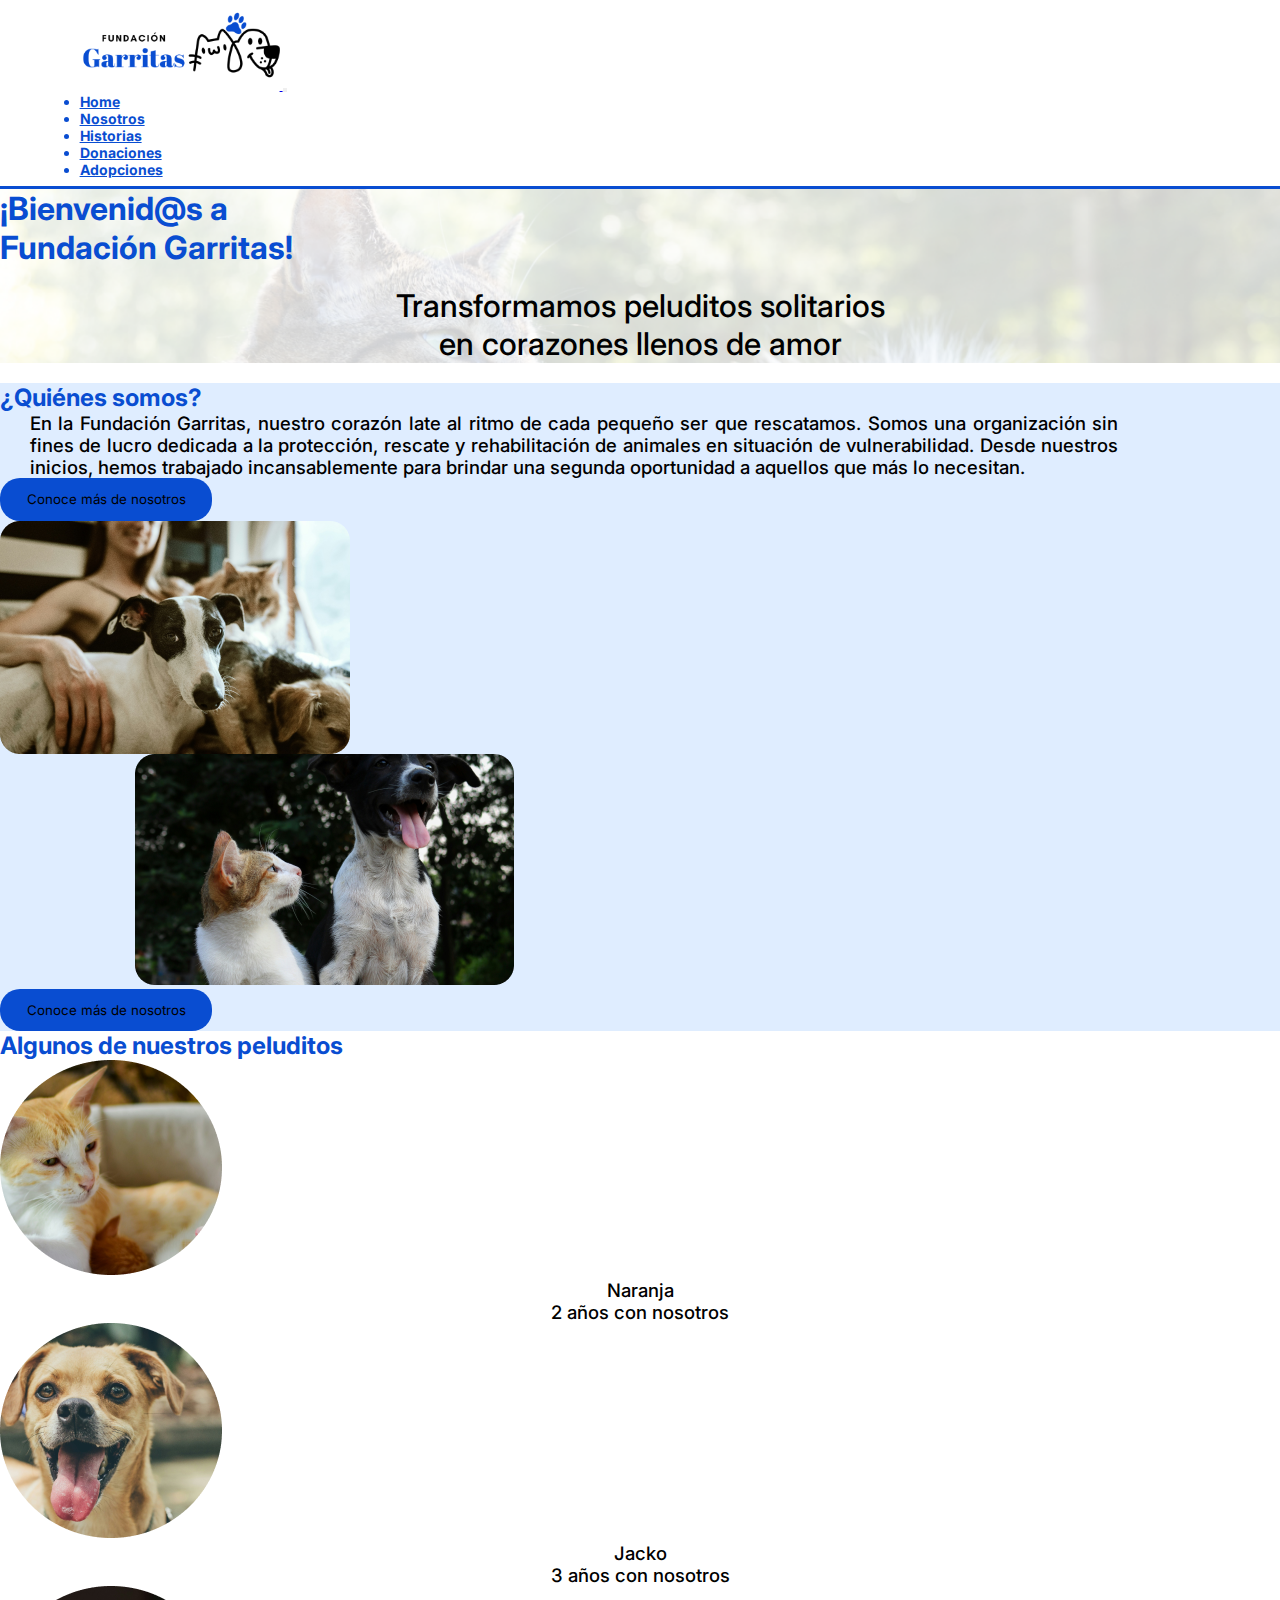
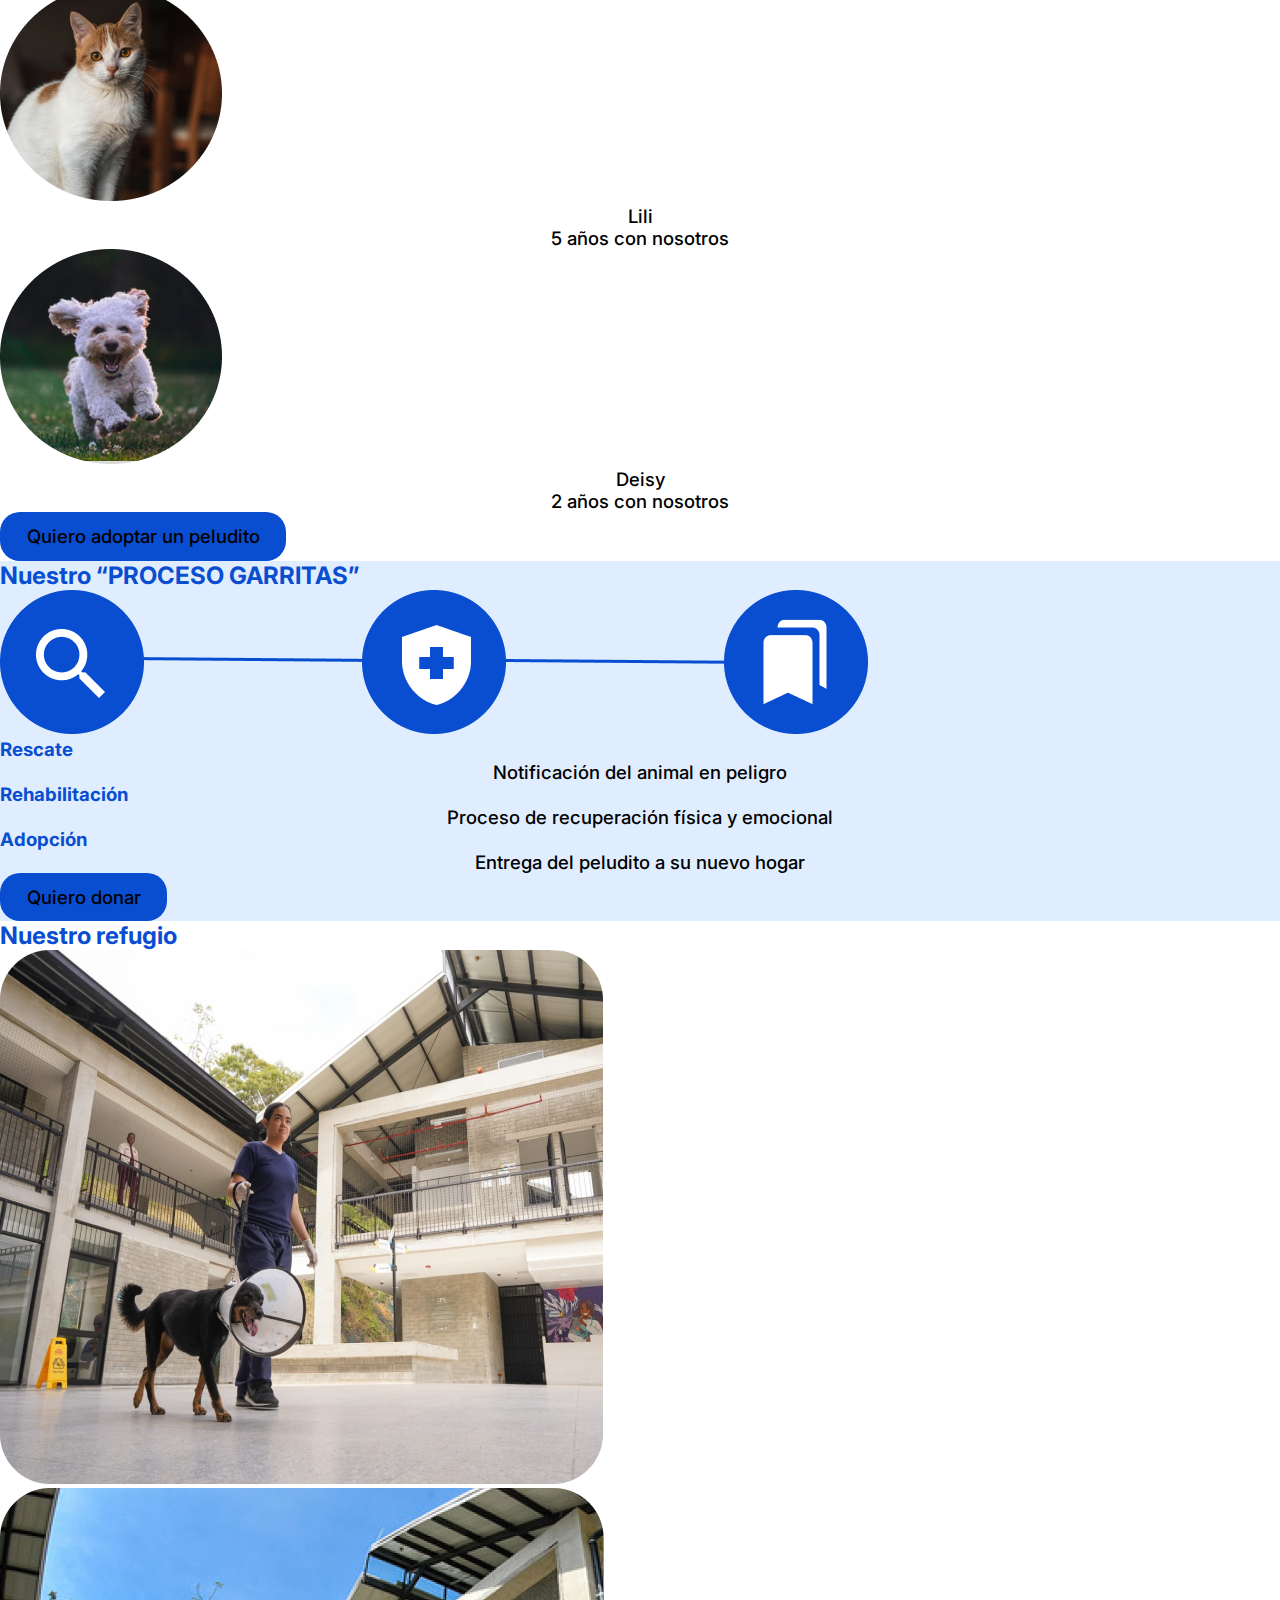
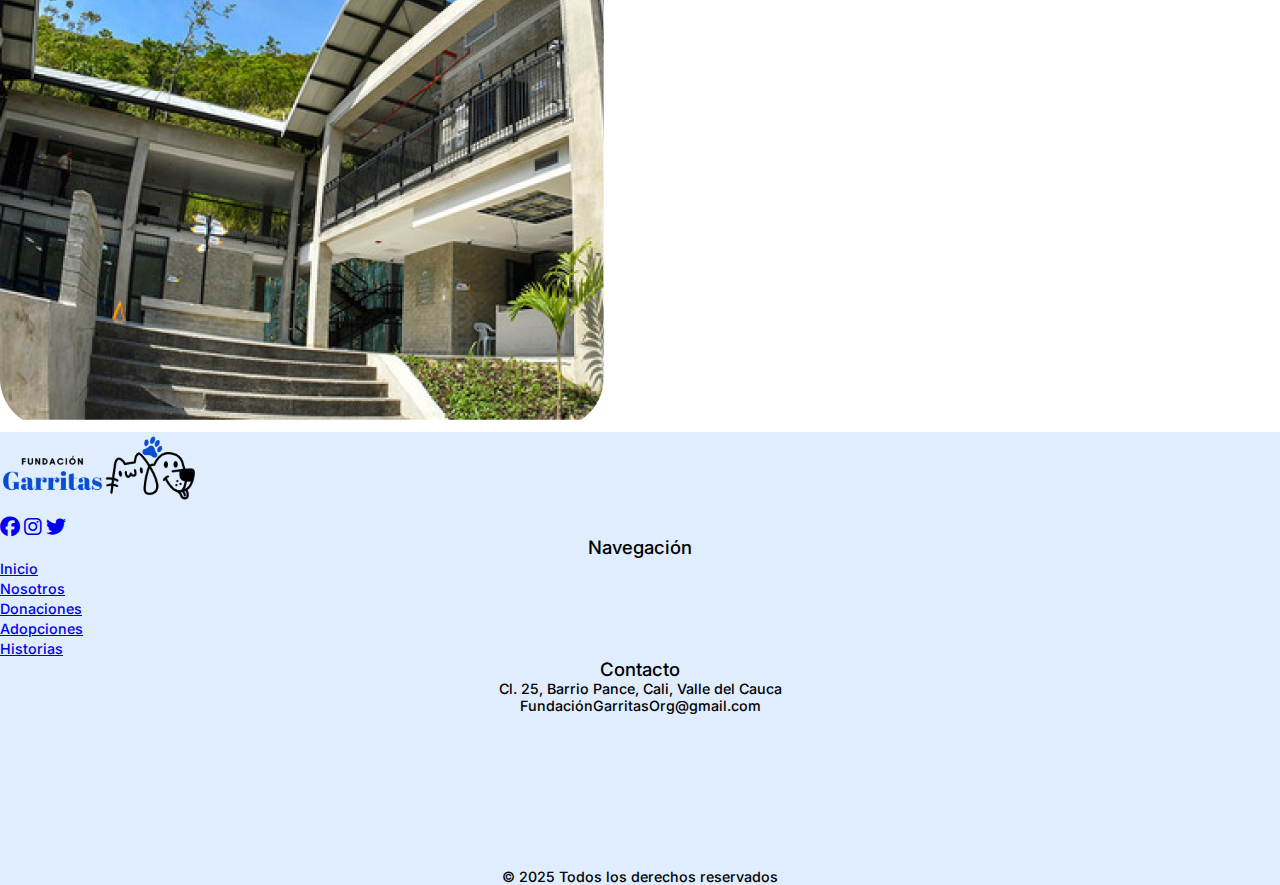
<file: index.html>
<!DOCTYPE html>
<html lang="es">
<head>
    <meta charset="UTF-8">
    <meta name="viewport" content="width=device-width, initial-scale=1.0">
    <meta name="description" content="Fundación Garritas es una organización sin fines de lucro dedicada al rescate, rehabilitación y adopción de animales en situación de vulnerabilidad. ¡Únete a nuestra causa y ayuda a transformar vidas!">
    <meta name="keywords" content="fundación garritas, rescate de animales, adopción de mascotas, donaciones para animales, rehabilitación de animales">
    <meta name="author" content="Fundación Garritas">
    <link rel="stylesheet" href="https://cdnjs.cloudflare.com/ajax/libs/font-awesome/6.7.2/css/all.min.css" integrity="sha512-Evv84Mr4kqVGRNSgIGL/F/aIDqQb7xQ2vcrdIwxfjThSH8CSR7PBEakCr51Ck+w+/U6swU2Im1vVX0SVk9ABhg==" crossorigin="anonymous" referrerpolicy="no-referrer" />
    <link href="https://cdn.jsdelivr.net/npm/bootstrap@5.1.3/dist/css/bootstrap.min.css" rel="stylesheet" integrity="sha384-1BmE4kWBq78iYhFldvKuhfTAU6auU8tT94WrHftjDbrCEXSU1oBoqyl2QvZ6jIW3" crossorigin="anonymous">
    <link rel="stylesheet" href="style.css">
    <link rel="shortcut icon" href="./img/Copia de Logo Pet Shop Ilustrado Marrón (3).png" type="image/x-icon">
    <link rel="preconnect" href="https://fonts.googleapis.com">
    <link rel="preconnect" href="https://fonts.gstatic.com" crossorigin>
    <link href="https://fonts.googleapis.com/css2?family=Inter:ital,opsz,wght@0,14..32,100..900;1,14..32,100..900&display=swap" rel="stylesheet">
    <title>Fundación Garritas | Rescate y Adopción de Animales</title>
</head>
<body>
<!-- Navbar -->
    <nav class="navbar navbar-expand-lg navbar-light bg-white fixed-top border-bottom border-primary border-3">
        <div class="container-fluid">
            <a class="navbar-brand" href="#">
                <img src="./img/Logo Pet Shop Ilustrado Marrón (5) 1 (1).png" alt="Logo de Fundación Garritas" class="logo" style="max-width: 200px;">
            </a>
            <button class="navbar-toggler" type="button" data-bs-toggle="collapse" data-bs-target="#navbarNav" aria-controls="navbarNav" aria-expanded="false" aria-label="Toggle navigation">
                <span class="navbar-toggler-icon"></span>
            </button>
            <div class="collapse navbar-collapse justify-content-end" id="navbarNav">
                <ul class="navbar-nav gap-lg-5" style= margin-right:40px;>
                    <li class="nav-item"><a class="nav-link text-primary fw-bold" href="#">Home</a></li>
                    <li class="nav-item"><a class="nav-link text-primary fw-bold" href="./pages/nosotros.html">Nosotros</a></li>
                    <li class="nav-item"><a class="nav-link text-primary fw-bold" href="./pages/historias.html">Historias</a></li>
                    <li class="nav-item"><a class="nav-link text-primary fw-bold" href="./pages/donaciones.html">Donaciones</a></li>
                    <li class="nav-item "><a class="nav-link text-primary fw-bold" href="./pages/adopciones.html">Adopciones</a></li>
                </ul>
            </div>
        </div>
    </nav>

<!-- Banner -->
    <section class="banner vh-100 d-flex flex-column justify-content-center align-items-center text-center text-white" style="background-image: url('./img/unsplash_ouo1hbizWwo\ \(1\).png'); background-size: cover;">
        <h1 class="TEXT display-4 fw-bold">¡Bienvenid@s a <br> Fundación Garritas!</h1> <br>
        <p class="bannertext text-dark fs-4">Transformamos peluditos solitarios <br> en corazones llenos de amor</p>
    </section>

<!-- Nosotros -->
<section class="BGBLUE py-5">
    <div class="container">
        <div class="row">
            <div class="col-md-6 order-md-1 order-1 text-md-left text-center" style="margin-top: 20px;">
                <h2 class="text-primary fw-bold mb-3">¿Quiénes somos?</h2>
                <p class="texte mb-4 px-md-0 px-3" style="margin-left: 30px;">En la Fundación Garritas, nuestro corazón late al ritmo de cada pequeño ser que rescatamos. Somos una organización sin fines de lucro dedicada a la protección, rescate y rehabilitación de animales en situación de vulnerabilidad. Desde nuestros inicios, hemos trabajado incansablemente para brindar una segunda oportunidad a aquellos que más lo necesitan.</p>
                <button class="btn btn-primary d-none d-md-inline-block" 
                        onclick="window.location.href='./pages/nosotros.html';">
                    Conoce más de nosotros
                </button>
            </div>

            <div class="col-md-6 order-md-2 order-2 mb-4 mb-md-0">
                <img src="./img/Group 48 (1).png" alt="Voluntarios de Fundación Garritas cuidando animales" 
                    class="img-fluid mx-auto d-block mobile-img">
            </div>

            <div class="col-12 order-3 d-md-none text-center mt-4">
                <button class="btn btn-primary px-5 mobile-btn" 
                        onclick="window.location.href='./pages/nosotros.html';">
                    Conoce más de nosotros
                </button>
            </div>
        </div>
    </div>
</section>

    <!-- Peluditos -->
    <section class="py-5">
        <div class="container text-center">
            <h2 class="text-primary fw-bold">Algunos de nuestros peluditos</h2>
            <div class="row mt-5">
                <div class="col-md-3 mb-4">
                    <img src="./img/Mask group (3).png" alt="Gato rescatado llamado Naranja" class="img-fluid">
                    <p class="texti mt-2">Naranja <br> 2 años con nosotros</p>
                </div>
                <div class="col-md-3 mb-4">
                    <img src="./img/Mask group (4).png" alt="Perro rescatado llamado Jacko" class="img-fluid">
                    <p class="texti mt-2">Jacko <br> 3 años con nosotros</p>
                </div>
                <div class="col-md-3 mb-4">
                    <img src="./img/Mask group (5).png" alt="Gata rescatada llamda Lili" class="img-fluid">
                    <p class="texti mt-2">Lili <br> 5 años con nosotros</p>
                </div>
                <div class="col-md-3 mb-4">
                    <img src="./img/Ellipse 7 (1).png" alt="Perra rescatada llamada Deisy" class="img-fluid">
                    <p class="texti mt-2">Deisy <br> 2 años con nosotros</p>
                </div>
            </div>
            <button class="btn texti btn-primary mt-3" onclick="window.location.href='./pages/adopciones.html';">Quiero adoptar un peludito</button>
        </div>
    </section>

    <!-- Proceso -->
    <section class="BGBLUE py-5">
        <div class="container text-center">
            <h2 class="text-primary fw-bold">Nuestro “PROCESO GARRITAS”</h2>
            <img src="./img/Group 44 (1).png" alt="Proceso de rescate" class="img-fluid my-4">
            <div class="row">
                <div class="col-md-4">
                    <h3 class="text-primary fw-bold">Rescate</h3>
                    <p class="texti">Notificación del animal en peligro</p>
                </div>
                <div class="col-md-4">
                    <h3 class="text-primary fw-bold">Rehabilitación</h3>
                    <p class="texti">Proceso de recuperación física y emocional</p>
                </div>
                <div class="col-md-4">
                    <h3 class="text-primary fw-bold">Adopción</h3>
                    <p class="texti">Entrega del peludito a su nuevo hogar</p>
                </div>
            </div>
            <button class="btn texti btn-primary mt-4" onclick="window.location.href='./pages/donaciones.html';">Quiero donar</button>
        </div>
    </section>

    <!-- Refugio -->
    <section class="py-5">
        <div class="container text-center">
            <h2 class="text-primary fw-bold">Nuestro refugio</h2>
            <div class="row mt-4">
                <div class="col-md-6">
                    <img src="./img/image 1 (1).png" alt="Foto de la fundación Garritas" class="img-fluid">
                </div>
                <div class="col-md-6">
                    <img src="./img/image 2 (1).png" alt="Foto de la fundación Garritas" class="img-fluid">
                </div>
            </div>
        </div>
    </section>

    <!-- Footer -->
    <footer class="BGBLUE text-dark py-5">
        <div class="container">
            <div class="row g-5 justify-content-center"> 
                <!-- Logo y Redes -->
                <div class="col-lg-3 text-center text-lg-start"> 
                    <img src="./img/Logo Pet Shop Ilustrado Marrón (5) 1 (1).png" alt="Logo fundacion Garritas" 
                        class="img-fluid mb-3 mx-auto mx-lg-0" style="max-height: 80px;"> 
                    <div class="d-flex gap-3 justify-content-center justify-content-lg-start"> 
                        <a href="#" class="text-dark"><i class="fab fa-facebook fa-lg"></i></a>
                        <a href="#" class="text-dark"><i class="fab fa-instagram fa-lg"></i></a>
                        <a href="#" class="text-dark"><i class="fab fa-twitter fa-lg"></i></a>
                    </div>
                </div>
    
                <!-- Navegación -->
                <div class="col-lg-3 text-center text-lg-start"> 
                    <h5 class="texti text-center text-decoration-none d-block">Navegación</h5>
                    <ul class="list-unstyled">
                        <li><a href="#" class="textu text-dark text-decoration-none d-block">Inicio</a></li>
                        <li><a href="./pages/nosotros.html" class="textu text-dark text-decoration-none d-block">Nosotros</a></li>
                        <li><a href="./pages/donaciones.html" class="textu text-dark text-decoration-none d-block">Donaciones</a></li>
                        <li><a href="./pages/adopciones.html" class="textu text-dark text-decoration-none d-block">Adopciones</a></li>
                        <li><a href="./pages/historias.html" class="textu text-dark text-decoration-none d-block">Historias</a></li>
                    </ul>
                </div>
    
                <!-- Contacto -->
                <div class="col-lg-3 text-center text-lg-start"> 
                    <h5 class="texti text-lg-start">Contacto</h5>
                    <p class="textu text-center text-lg-start"> 
                        Cl. 25, Barrio Pance, Cali, Valle del Cauca<br>
                        FundaciónGarritasOrg@gmail.com
                    </p>
                </div>
    
                <!-- Mapa -->
                <div class="col-lg-3 text-center"> 
                    <div class="ratio ratio-16x9 mx-auto" style="max-width: 300px;"> 
                        <iframe src="https://www.google.com/maps/embed?pb=!1m16!1m12!1m3!1d330.35690553571305!2d-76.52541875997117!3d3.3294105966043173!2m3!1f0!2f0!3f0!3m2!1i1024!2i768!4f13.1!2m1!1sDiagonal%2020%20%2340-100%2C%20Cali%2C%20COL!5e1!3m2!1ses!2sco!4v1733809618915!5m2!1ses!2sco" 
                                style="border:0;" allowfullscreen></iframe>
                    </div>
                </div>
            </div>
            
            <!-- Línea decorativa -->
            <div class="border-top border-2 border-dark my-4"></div>
            
            <!-- Derechos -->
            <div class="row mt-4">
                <div class="col-12 text-center">
                    <p class="textu mb-0">© 2025 Todos los derechos reservados</p>
                </div>
            </div>
        </div>
    </footer>

    <!-- Bootstrap JS -->
    <script src="https://cdn.jsdelivr.net/npm/bootstrap@5.3.0/dist/js/bootstrap.bundle.min.js"></script>
</body>
</html>
</file>
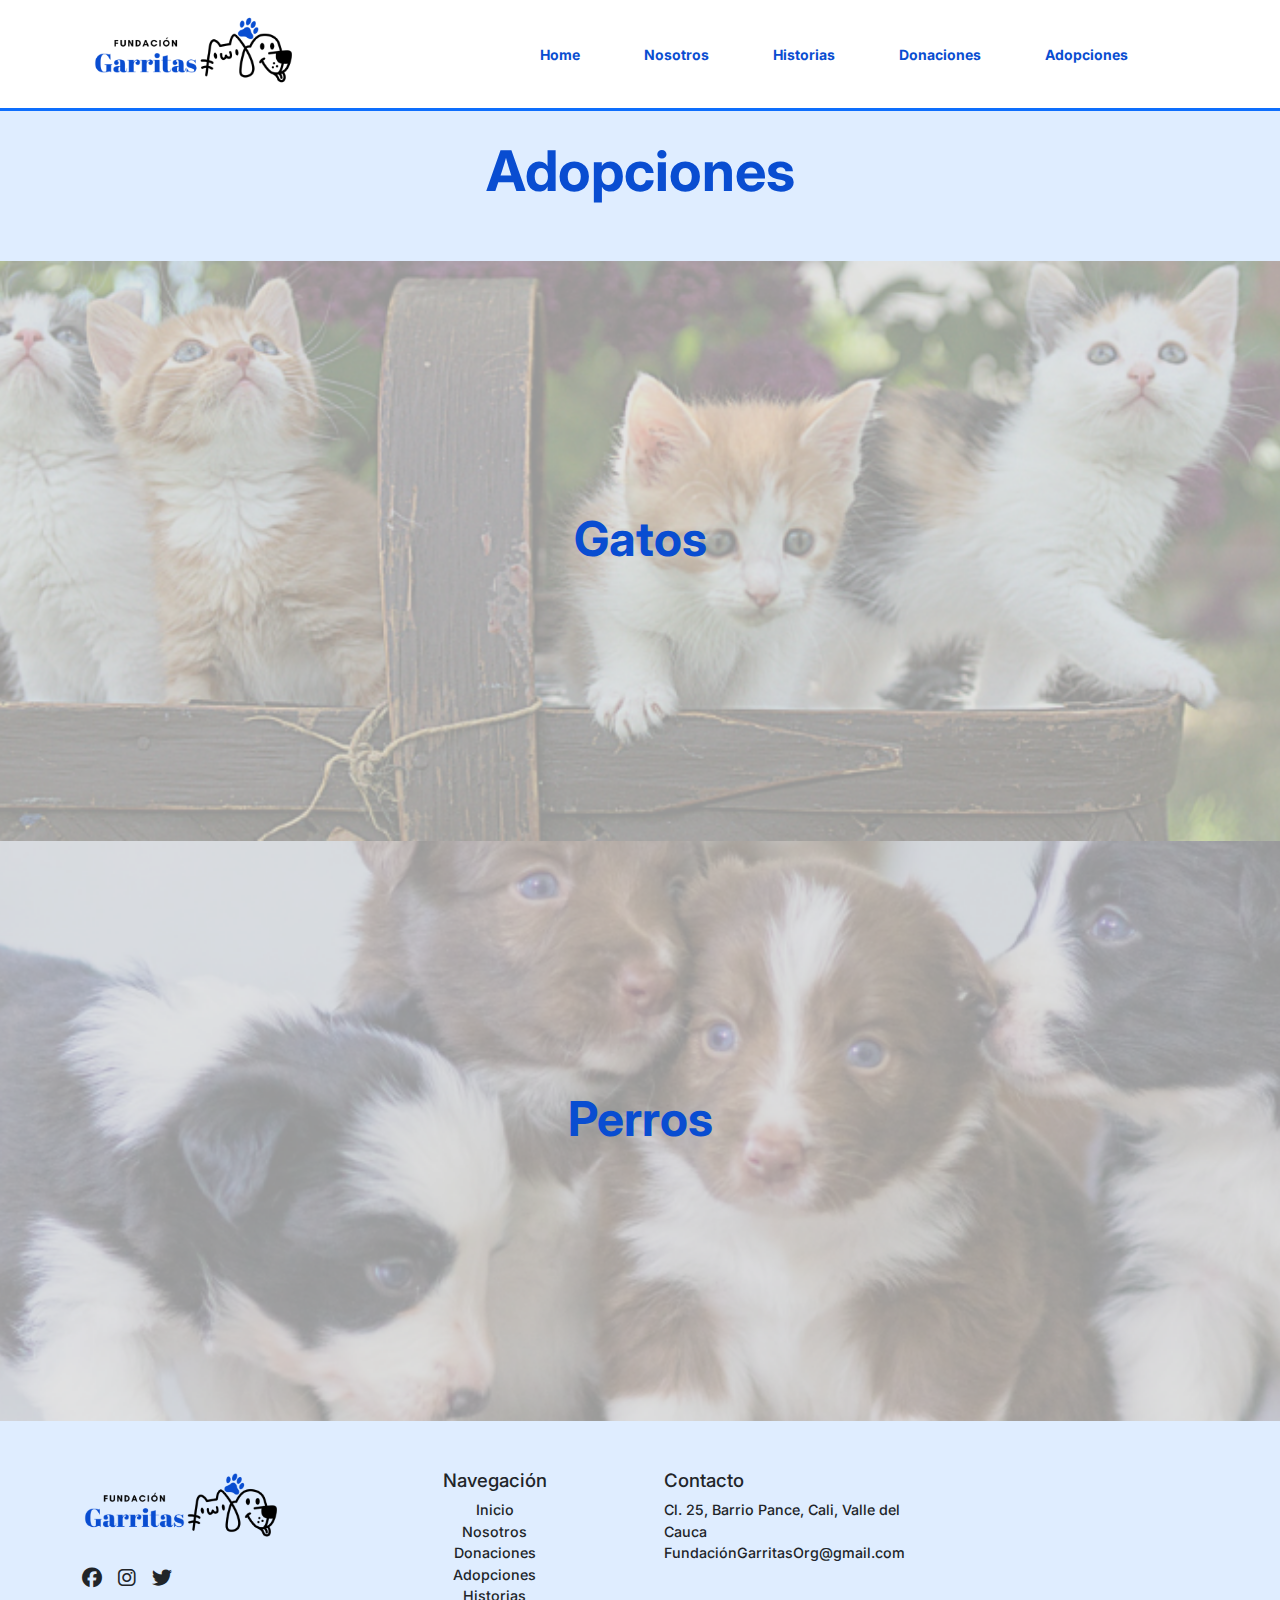
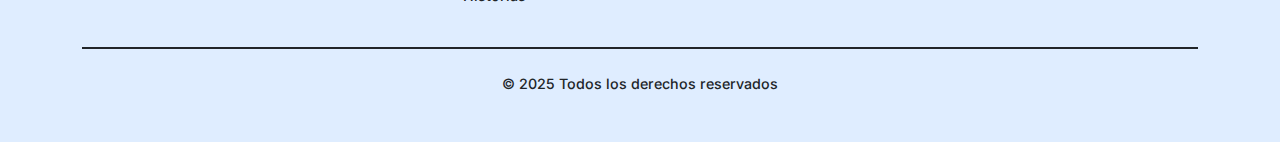
<file: pages/adopciones.html>
<!DOCTYPE html>
<html lang="es">
<head>
    <meta charset="UTF-8">
    <meta name="viewport" content="width=device-width, initial-scale=1.0">
    <meta name="description" content="Adopta un gato o un perro en nuestra fundación. Encuentra tu nuevo mejor amigo y dale un hogar lleno de amor.">
    <!-- Bootstrap CSS -->
    <link href="https://cdn.jsdelivr.net/npm/bootstrap@5.3.0/dist/css/bootstrap.min.css" rel="stylesheet">
    <!-- Font Awesome -->
    <link rel="stylesheet" href="https://cdnjs.cloudflare.com/ajax/libs/font-awesome/6.4.0/css/all.min.css">
    <link rel="stylesheet" href="../style.css">
    <link rel="shortcut icon" href="../img/Copia de Logo Pet Shop Ilustrado Marrón (3).png" type="image/x-icon">
    <link href="https://fonts.googleapis.com/css2?family=Inter:wght@100..900&display=swap" rel="stylesheet">
    <title>Adopciones | Fundacion Garritas</title>
</head>

<!-- Navbar -->
<nav class="navbar navbar-expand-lg navbar-light bg-white fixed-top border-bottom border-primary border-3">
    <div class="container-fluid">
        <a class="navbar-brand" href="../index.html">
            <img src="../img/Logo Pet Shop Ilustrado Marrón (5) 1 (1).png" alt="Logo fundación Garritas" class="logo"
                style="max-width: 200px;">
        </a>
        <button class="navbar-toggler" type="button" data-bs-toggle="collapse" data-bs-target="#navbarNav"
            aria-controls="navbarNav" aria-expanded="false" aria-label="Toggle navigation">
            <span class="navbar-toggler-icon"></span>
        </button>
        <div class="collapse navbar-collapse justify-content-end" id="navbarNav">
            <ul class="navbar-nav gap-lg-5" style= margin-right:40px;">
                <li class="nav-item"><a class="nav-link text-primary fw-bold" href="../index.html">Home</a></li>
                <li class="nav-item"><a class="nav-link text-primary fw-bold"
                        href="./nosotros.html">Nosotros</a></li>
                <li class="nav-item"><a class="nav-link text-primary fw-bold"
                        href="./historias.html">Historias</a></li>
                <li class="nav-item"><a class="nav-link text-primary fw-bold"
                        href="donaciones.html">Donaciones</a></li>
                <li class="nav-item"><a class="nav-link text-primary fw-bold"
                        href="#">Adopciones</a></li>
            </ul>
        </div>
    </div>
</nav>

<section class="container-fluid py-5 px-5 bg-primary bg-opacity-10" style="margin-top: 90px;">
    <div class="container margin-top">
        <div class="row justify-content-center">
            <div class="col-12 text-center">
                <h1 class="display-4 fw-bold text-primary">Adopciones</h1>
            </div>
        </div>
    </div>
</section>

<main class="container-fluid px-0">
    <!-- Gatos -->
    <div class="animal-section gatos py-5 d-flex align-items-center">
        <div class="container">
            <div class="row justify-content-center">
                <div class="col-12 text-center position-relative">
                    <h2 class="display-5 fw-bold mb-4 text-primary">Gatos</h2>
                </div>
            </div>
        </div>
    </div>

    <!-- Perros -->
    <div class="animal-section perros py-5 d-flex align-items-center">
        <div class="container">
            <div class="row justify-content-center">
                <div class="col-12 text-center position-relative">
                    <h2 class="display-5 fw-bold mb-4 text-primary">Perros</h2>
                </div>
            </div>
        </div>
    </div>
</main>

    <!-- Footer -->
    <footer class="BGBLUE text-dark py-5">
        <div class="container">
            <div class="row g-5 justify-content-center"> 
                <!-- Logo y Redes -->
                <div class="col-lg-3 text-center text-lg-start"> 
                    <img src="../img/Logo Pet Shop Ilustrado Marrón (5) 1 (1).png" alt="Logo" 
                        class="img-fluid mb-3 mx-auto mx-lg-0" style="max-height: 80px;"> 
                    <div class="d-flex gap-3 justify-content-center justify-content-lg-start"> 
                        <a href="#" class="text-dark"><i class="fab fa-facebook fa-lg"></i></a>
                        <a href="#" class="text-dark"><i class="fab fa-instagram fa-lg"></i></a>
                        <a href="#" class="text-dark"><i class="fab fa-twitter fa-lg"></i></a>
                    </div>
                </div>
    
                <!-- Navegación -->
                <div class="col-lg-3 text-center text-lg-start"> 
                    <h5 class="texti text-center text-decoration-none d-block">Navegación</h5>
                    <ul class="list-unstyled">
                        <li><a href="../index.html" class="textu text-dark text-decoration-none d-block">Inicio</a></li>
                        <li><a href="./nosotros.html" class="textu text-dark text-decoration-none d-block">Nosotros</a></li>
                        <li><a href="./donaciones.html" class="textu text-dark text-decoration-none d-block">Donaciones</a></li>
                        <li><a href="#" class="textu text-dark text-decoration-none d-block">Adopciones</a></li>
                        <li><a href="./historias.html" class="textu text-dark text-decoration-none d-block">Historias</a></li>
                    </ul>
                </div>
    
                <!-- Contacto -->
                <div class="col-lg-3 text-center text-lg-start"> 
                    <h5 class="texti text-lg-start">Contacto</h5>
                    <p class="textu text-center text-lg-start"> 
                        Cl. 25, Barrio Pance, Cali, Valle del Cauca<br>
                        FundaciónGarritasOrg@gmail.com
                    </p>
                </div>
    
                <!-- Mapa -->
                <div class="col-lg-3 text-center"> 
                    <div class="ratio ratio-16x9 mx-auto" style="max-width: 300px;"> 
                        <iframe src="https://www.google.com/maps/embed?pb=!1m16!1m12!1m3!1d330.35690553571305!2d-76.52541875997117!3d3.3294105966043173!2m3!1f0!2f0!3f0!3m2!1i1024!2i768!4f13.1!2m1!1sDiagonal%2020%20%2340-100%2C%20Cali%2C%20COL!5e1!3m2!1ses!2sco!4v1733809618915!5m2!1ses!2sco" 
                                style="border:0;" allowfullscreen></iframe>
                    </div>
                </div>
            </div>
            
            <!-- Línea decorativa -->
            <div class="border-top border-2 border-dark my-4"></div>
            
            <!-- Derechos -->
            <div class="row mt-4">
                <div class="col-12 text-center">
                    <p class="textu mb-0">© 2025 Todos los derechos reservados</p>
                </div>
            </div>
        </div>
    </footer>
    <!-- Bootstrap JS -->
    <script src="https://cdn.jsdelivr.net/npm/bootstrap@5.3.0/dist/js/bootstrap.bundle.min.js"></script>
</body>
</html>
</file>
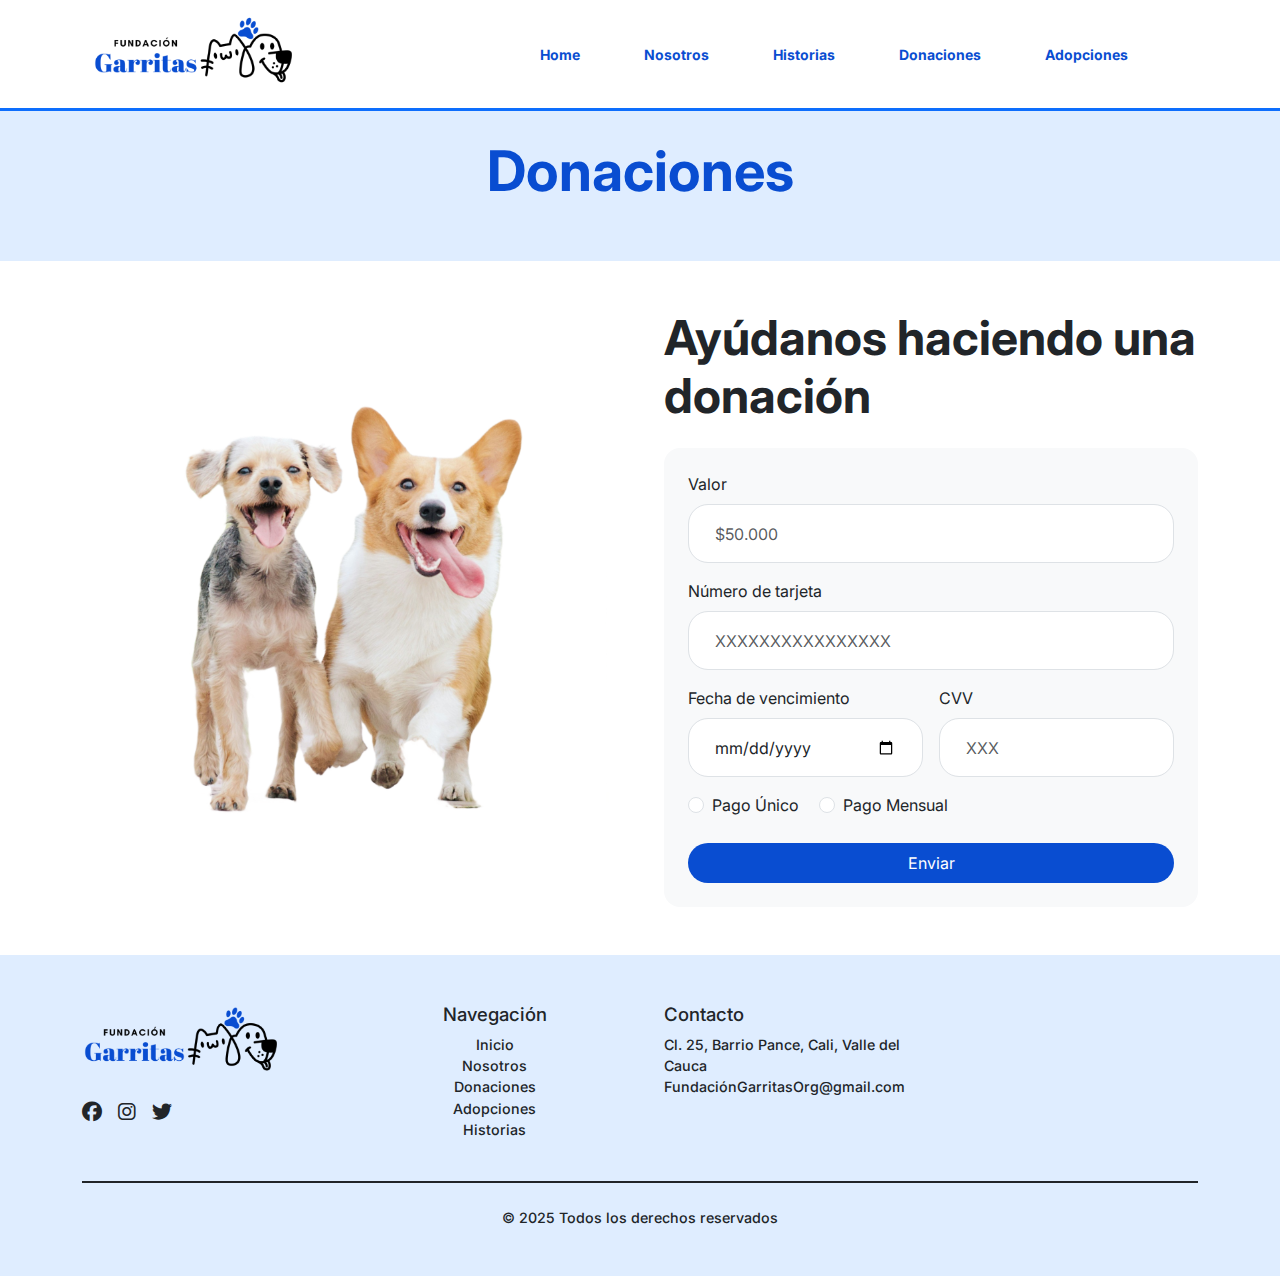
<file: pages/donaciones.html>
<!DOCTYPE html>
<html lang="es">
<head>
    <meta charset="UTF-8">
    <meta name="viewport" content="width=device-width, initial-scale=1.0">
    <meta name="description" content="Haz una donación para apoyar a nuestra fundación y ayudar a los animales necesitados. Tu contribución hace la diferencia.">
    <!-- Bootstrap CSS -->
    <link href="https://cdn.jsdelivr.net/npm/bootstrap@5.3.0/dist/css/bootstrap.min.css" rel="stylesheet">
    <!-- Font Awesome -->
    <link rel="stylesheet" href="https://cdnjs.cloudflare.com/ajax/libs/font-awesome/6.4.0/css/all.min.css">
    <link rel="stylesheet" href="../style.css">
    <link rel="shortcut icon" href="../img/Copia de Logo Pet Shop Ilustrado Marrón (3).png" type="image/x-icon">
    <link href="https://fonts.googleapis.com/css2?family=Inter:wght@100..900&display=swap" rel="stylesheet">
    <title>Donaciones | Fundación Garritas</title>
</head>
<body>

<!-- Navbar -->
<nav class="navbar navbar-expand-lg navbar-light bg-white fixed-top border-bottom border-primary border-3">
    <div class="container-fluid">
        <a class="navbar-brand" href="../index.html">
            <img src="../img/Logo Pet Shop Ilustrado Marrón (5) 1 (1).png" alt="Logo de la Fundación Garritas" class="logo"
                style="max-width: 200px;">
        </a>
        <button class="navbar-toggler" type="button" data-bs-toggle="collapse" data-bs-target="#navbarNav"
            aria-controls="navbarNav" aria-expanded="false" aria-label="Toggle navigation">
            <span class="navbar-toggler-icon"></span>
        </button>
        <div class="collapse navbar-collapse justify-content-end" id="navbarNav">
            <ul class="navbar-nav gap-lg-5" style= margin-right:40px;">
                <li class="nav-item"><a class="nav-link text-primary fw-bold" href="../index.html">Home</a></li>
                <li class="nav-item"><a class="nav-link text-primary fw-bold"
                        href="./nosotros.html">Nosotros</a></li>
                <li class="nav-item"><a class="nav-link text-primary fw-bold"
                        href="./historias.html">Historias</a></li>
                <li class="nav-item"><a class="nav-link text-primary fw-bold"
                        href="#">Donaciones</a></li>
                <li class="nav-item"><a class="nav-link text-primary fw-bold"
                        href="./adopciones.html">Adopciones</a></li>
            </ul>
        </div>
    </div>
</nav>

    <!-- Sección Donaciones -->
    <section class="container-fluid py-5 px-5 bg-primary bg-opacity-10" style="margin-top: 90px;">
        <div class="container margin-top">
            <div class="row justify-content-center">
                <div class="col-12 text-center">
                    <h1 class="display-4 fw-bold text-primary">Donaciones</h1>
                </div>
            </div>
        </div>
    </section>

    <!-- Contenido Principal -->
    <section class="container py-5">
        <div class="row g-5 align-items-center">
            <!-- Imagen -->
            <div class="col-lg-6">
                <img src="../img/unsplash_1VgfQdCuX-4 (2).png" alt="Perritos de fundación Garritas" class="img-fluid rounded-3">
            </div>
            
            <!-- Formulario -->
            <div class="col-lg-6">
                <h2 class="display-5 fw-bold mb-4">Ayúdanos haciendo una donación</h2>
                <form class="bg-light p-4 rounded-4">
                    <div class="mb-3">
                        <label class="form-label">Valor</label>
                        <input type="number" class="form-control" placeholder="$50.000" min="0" step="100" required>
                    </div>
                    
                    <div class="mb-3">
                        <label class="form-label">Número de tarjeta</label>
                        <input type="text" class="form-control" placeholder="XXXXXXXXXXXXXXXX" required>
                    </div>

                    <div class="row g-3 mb-3">
                        <div class="col-md-6">
                            <label class="form-label">Fecha de vencimiento</label>
                            <input type="date" class="form-control" required>
                        </div>
                        <div class="col-md-6">
                            <label class="form-label">CVV</label>
                            <input type="text" class="form-control" placeholder="XXX" maxlength="3" required>
                        </div>
                    </div>

                    <div class="mb-4">
                        <div class="form-check form-check-inline">
                            <input class="form-check-input" type="radio" name="tipoPago" id="pagoUnico" required>
                            <label class="form-check-label" for="pagoUnico">Pago Único</label>
                        </div>
                        <div class="form-check form-check-inline">
                            <input class="form-check-input" type="radio" name="tipoPago" id="pagoMensual" required>
                            <label class="form-check-label" for="pagoMensual">Pago Mensual</label>
                        </div>
                    </div>

                    <button type="submit" class="btn btn-primary w-100 py-2">Enviar</button>
                </form>
            </div>
        </div>
    </section>

    <!-- Footer -->
    <footer class="BGBLUE text-dark py-5">
        <div class="container">
            <div class="row g-5 justify-content-center"> 
                <!-- Logo y Redes -->
                <div class="col-lg-3 text-center text-lg-start"> 
                    <img src="../img/Logo Pet Shop Ilustrado Marrón (5) 1 (1).png" alt="Logo fundación Garritas" 
                        class="img-fluid mb-3 mx-auto mx-lg-0" style="max-height: 80px;"> 
                    <div class="d-flex gap-3 justify-content-center justify-content-lg-start"> 
                        <a href="#" class="text-dark"><i class="fab fa-facebook fa-lg"></i></a>
                        <a href="#" class="text-dark"><i class="fab fa-instagram fa-lg"></i></a>
                        <a href="#" class="text-dark"><i class="fab fa-twitter fa-lg"></i></a>
                    </div>
                </div>
    
                <!-- Navegación -->
                <div class="col-lg-3 text-center text-lg-start"> 
                    <h5 class="texti text-center text-decoration-none d-block">Navegación</h5>
                    <ul class="list-unstyled">
                        <li><a href="../index.html" class="textu text-dark text-decoration-none d-block">Inicio</a></li>
                        <li><a href="./nosotros.html" class="textu text-dark text-decoration-none d-block">Nosotros</a></li>
                        <li><a href="#" class="textu text-dark text-decoration-none d-block">Donaciones</a></li>
                        <li><a href="./adopciones.html" class="textu text-dark text-decoration-none d-block">Adopciones</a></li>
                        <li><a href="./historias.html" class="textu text-dark text-decoration-none d-block">Historias</a></li>
                    </ul>
                </div>
    
                <!-- Contacto -->
                <div class="col-lg-3 text-center text-lg-start"> 
                    <h5 class="texti text-lg-start">Contacto</h5>
                    <p class="textu text-center text-lg-start"> 
                        Cl. 25, Barrio Pance, Cali, Valle del Cauca<br>
                        FundaciónGarritasOrg@gmail.com
                    </p>
                </div>
    
                <!-- Mapa -->
                <div class="col-lg-3 text-center"> 
                    <div class="ratio ratio-16x9 mx-auto" style="max-width: 300px;"> 
                        <iframe src="https://www.google.com/maps/embed?pb=!1m16!1m12!1m3!1d330.35690553571305!2d-76.52541875997117!3d3.3294105966043173!2m3!1f0!2f0!3f0!3m2!1i1024!2i768!4f13.1!2m1!1sDiagonal%2020%20%2340-100%2C%20Cali%2C%20COL!5e1!3m2!1ses!2sco!4v1733809618915!5m2!1ses!2sco" 
                                style="border:0;" allowfullscreen></iframe>
                    </div>
                </div>
            </div>
            
            <!-- Línea decorativa -->
            <div class="border-top border-2 border-dark my-4"></div>
            
            <!-- Derechos -->
            <div class="row mt-4">
                <div class="col-12 text-center">
                    <p class="textu mb-0">© 2025 Todos los derechos reservados</p>
                </div>
            </div>
        </div>
    </footer>

    <!-- Bootstrap JS -->
    <script src="https://cdn.jsdelivr.net/npm/bootstrap@5.3.0/dist/js/bootstrap.bundle.min.js"></script>
</body>
</html>
</file>
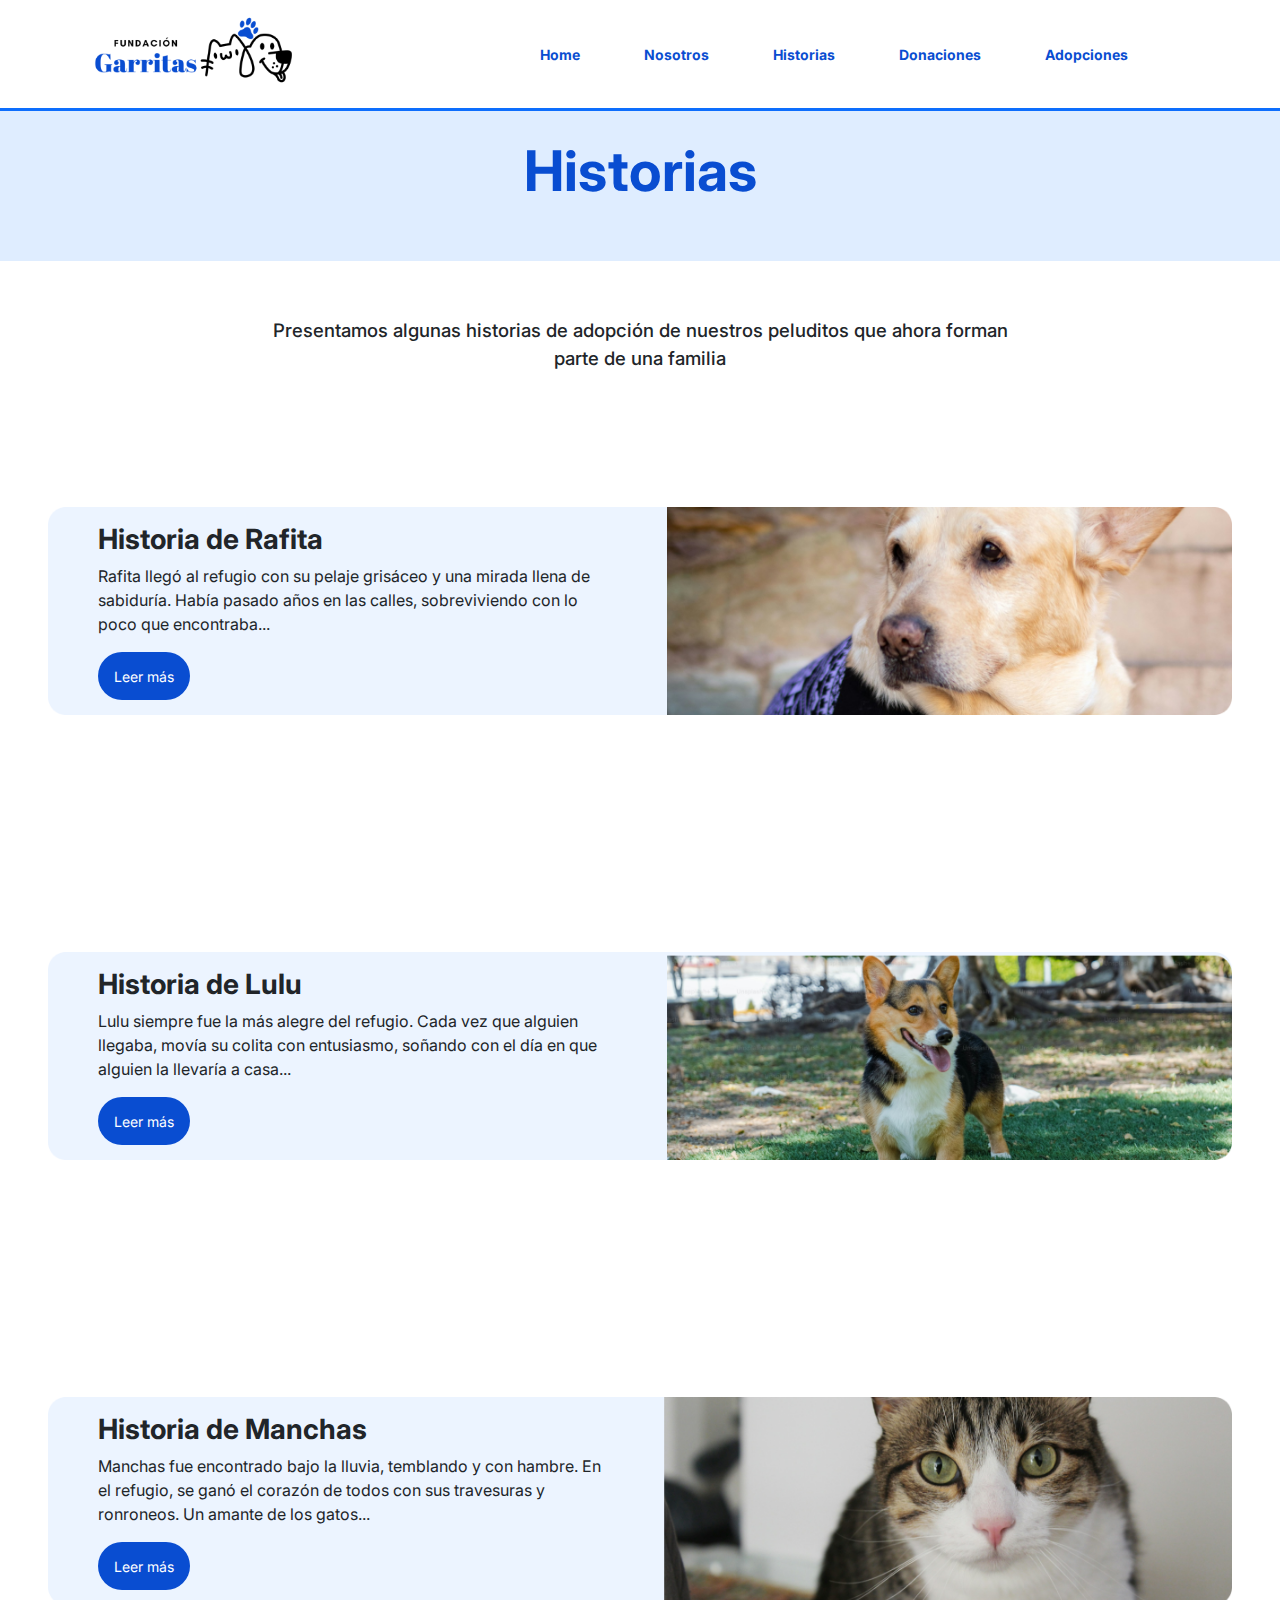
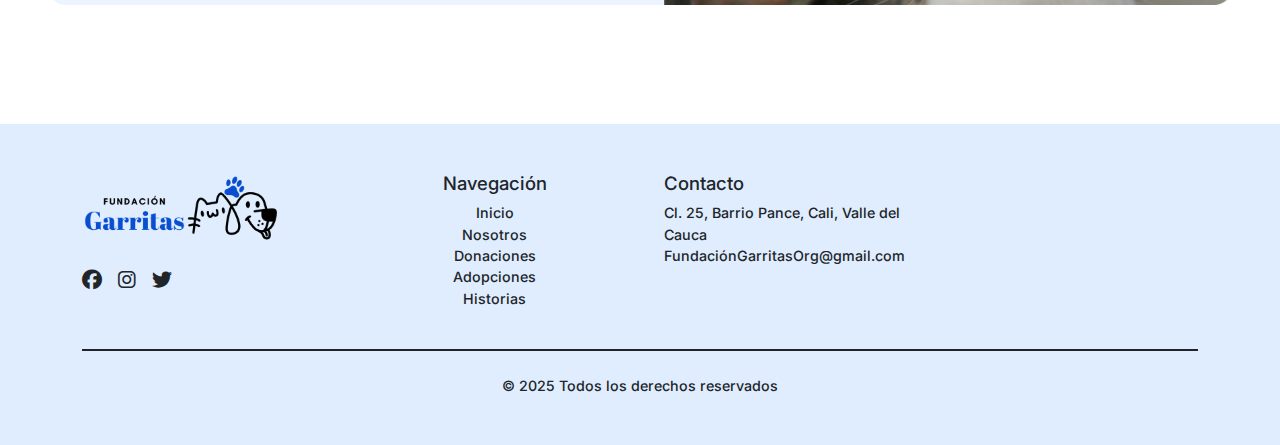
<file: pages/historias.html>
<!DOCTYPE html>
<html lang="es">
<head>
    <meta charset="UTF-8">
    <meta name="viewport" content="width=device-width, initial-scale=1.0">
    <meta name="description" content="Historias de adopción de mascotas en nuestro refugio. Conoce las conmovedoras historias de Rafita, Lulu y Manchas, y cómo encontraron un hogar amoroso.">
    <!-- Bootstrap CSS -->
    <link href="https://cdn.jsdelivr.net/npm/bootstrap@5.3.0/dist/css/bootstrap.min.css" rel="stylesheet">
    <!-- Font Awesome -->
    <link rel="stylesheet" href="https://cdnjs.cloudflare.com/ajax/libs/font-awesome/6.4.0/css/all.min.css">
    <link rel="stylesheet" href="../style.css">
    <link rel="shortcut icon" href="../img/Copia de Logo Pet Shop Ilustrado Marrón (3).png" type="image/x-icon">
    <link href="https://fonts.googleapis.com/css2?family=Inter:wght@100..900&display=swap" rel="stylesheet">
    <title>Historias | Fundación Garritas</title>
</head>
<body>
<!-- Navbar -->
<nav class="navbar navbar-expand-lg navbar-light bg-white fixed-top border-bottom border-primary border-3">
    <div class="container-fluid">
        <a class="navbar-brand" href="../index.html">
            <img src="../img/Logo Pet Shop Ilustrado Marrón (5) 1 (1).png" alt="Logo fundacion Garritas" class="logo"
                style="max-width: 200px;">
        </a>
        <button class="navbar-toggler" type="button" data-bs-toggle="collapse" data-bs-target="#navbarNav"
            aria-controls="navbarNav" aria-expanded="false" aria-label="Toggle navigation">
            <span class="navbar-toggler-icon"></span>
        </button>
        <div class="collapse navbar-collapse justify-content-end" id="navbarNav">
            <ul class="navbar-nav gap-lg-5" style= margin-right:40px;">
                <li class="nav-item"><a class="nav-link text-primary fw-bold" href="../index.html">Home</a></li>
                <li class="nav-item"><a class="nav-link text-primary fw-bold"
                        href="./nosotros.html">Nosotros</a></li>
                <li class="nav-item"><a class="nav-link text-primary fw-bold"
                        href="#">Historias</a></li>
                <li class="nav-item"><a class="nav-link text-primary fw-bold"
                        href="donaciones.html">Donaciones</a></li>
                <li class="nav-item"><a class="nav-link text-primary fw-bold"
                        href="./adopciones.html">Adopciones</a></li>
            </ul>
        </div>
    </div>
</nav>

    <!-- Sección Título -->
    <section class="container-fluid py-5 px-5 bg-primary bg-opacity-10" style="margin-top: 90px;">
        <div class="container margin-top">
            <div class="row justify-content-center">
                <div class="col-12 text-center">
                    <h1 class="display-4 fw-bold text-primary">Historias</h1>
                </div>
            </div>
        </div>
    </section>
    <!-- Texto Intro -->
    <section class="container py-3">
        <div class="row justify-content-center">
            <div class="col-md-8 text-center">
                <p class="texti lead mb-0" style="margin-top: 40px;">Presentamos algunas historias de adopción de nuestros peluditos que ahora forman parte de una familia</p>
            </div>
        </div>
    </section>

    <!-- Historias -->
    <main class="container-fluid px-5">
        <!-- Historia 1 -->
        <div class="historia-bg historia1 py-4">
            <div class="container">
                <div class="row justify-content-start">
                    <div class="col-lg-6 col-md-8">
                        <div class="text-start px-3">
                            <h2 class="h3 fw-bold mb-2">Historia de Rafita</h2>
                            <p class="mb-3">Rafita llegó al refugio con su pelaje grisáceo y una mirada llena de sabiduría. Había pasado años en las calles, sobreviviendo con lo poco que encontraba...</p>
                            <button class="btn btn-primary btn-sm rounded-pill px-3">Leer más</button>
                        </div>
                    </div>
                </div>
            </div>
        </div>

        <!-- Historia 2 -->
        <div class="historia-bg historia2 py-4">
            <div class="container">
                <div class="row justify-content-start">
                    <div class="col-lg-6 col-md-8">
                        <div class="text-start px-3">
                            <h2 class="h3 fw-bold mb-2">Historia de Lulu</h2>
                            <p class="mb-3">Lulu siempre fue la más alegre del refugio. Cada vez que alguien llegaba, movía su colita con entusiasmo, soñando con el día en que alguien la llevaría a casa...</p>
                            <button class="btn btn-primary btn-sm rounded-pill px-3">Leer más</button>
                        </div>
                    </div>
                </div>
            </div>
        </div>

        <!-- Historia 3 -->
        <div class="historia-bg historia3 py-4">
            <div class="container">
                <div class="row justify-content-start">
                    <div class="col-lg-6 col-md-8">
                        <div class="text-start px-3">
                            <h2 class="h3 fw-bold mb-2">Historia de Manchas</h2>
                            <p class="mb-3">Manchas fue encontrado bajo la lluvia, temblando y con hambre. En el refugio, se ganó el corazón de todos con sus travesuras y ronroneos. Un amante de los gatos...</p>
                            <button class="btn btn-primary btn-sm rounded-pill px-3">Leer más</button>
                        </div>
                    </div>
                </div>
            </div>
        </div>
    </main>

    <!-- Footer -->
    <footer class="BGBLUE text-dark py-5">
        <div class="container">
            <div class="row g-5 justify-content-center"> 
                <!-- Logo y Redes -->
                <div class="col-lg-3 text-center text-lg-start"> 
                    <img src="../img/Logo Pet Shop Ilustrado Marrón (5) 1 (1).png" alt="Logo fundacion garritas" 
                        class="img-fluid mb-3 mx-auto mx-lg-0" style="max-height: 80px;"> 
                    <div class="d-flex gap-3 justify-content-center justify-content-lg-start"> 
                        <a href="#" class="text-dark"><i class="fab fa-facebook fa-lg"></i></a>
                        <a href="#" class="text-dark"><i class="fab fa-instagram fa-lg"></i></a>
                        <a href="#" class="text-dark"><i class="fab fa-twitter fa-lg"></i></a>
                    </div>
                </div>
    
                <!-- Navegación -->
                <div class="col-lg-3 text-center text-lg-start"> 
                    <h5 class="texti text-center text-decoration-none d-block">Navegación</h5>
                    <ul class="list-unstyled">
                        <li><a href="../index.html" class="textu text-dark text-decoration-none d-block">Inicio</a></li>
                        <li><a href="./nosotros.html" class="textu text-dark text-decoration-none d-block">Nosotros</a></li>
                        <li><a href="./donaciones.html" class="textu text-dark text-decoration-none d-block">Donaciones</a></li>
                        <li><a href="./adopciones.html" class="textu text-dark text-decoration-none d-block">Adopciones</a></li>
                        <li><a href="#" class="textu text-dark text-decoration-none d-block">Historias</a></li>
                    </ul>
                </div>
    
                <!-- Contacto -->
                <div class="col-lg-3 text-center text-lg-start"> 
                    <h5 class="texti text-lg-start">Contacto</h5>
                    <p class="textu text-center text-lg-start"> 
                        Cl. 25, Barrio Pance, Cali, Valle del Cauca<br>
                        FundaciónGarritasOrg@gmail.com
                    </p>
                </div>
    
                <!-- Mapa -->
                <div class="col-lg-3 text-center"> 
                    <div class="ratio ratio-16x9 mx-auto" style="max-width: 300px;"> 
                        <iframe src="https://www.google.com/maps/embed?pb=!1m16!1m12!1m3!1d330.35690553571305!2d-76.52541875997117!3d3.3294105966043173!2m3!1f0!2f0!3f0!3m2!1i1024!2i768!4f13.1!2m1!1sDiagonal%2020%20%2340-100%2C%20Cali%2C%20COL!5e1!3m2!1ses!2sco!4v1733809618915!5m2!1ses!2sco" 
                                style="border:0;" allowfullscreen></iframe>
                    </div>
                </div>
            </div>
            
            <!-- Línea decorativa -->
            <div class="border-top border-2 border-dark my-4"></div>
            
            <!-- Derechos -->
            <div class="row mt-4">
                <div class="col-12 text-center">
                    <p class="textu mb-0">© 2025 Todos los derechos reservados</p>
                </div>
            </div>
        </div>
    </footer>

    <!-- Bootstrap JS -->
    <script src="https://cdn.jsdelivr.net/npm/bootstrap@5.3.0/dist/js/bootstrap.bundle.min.js"></script>
</body>
</html>
</file>
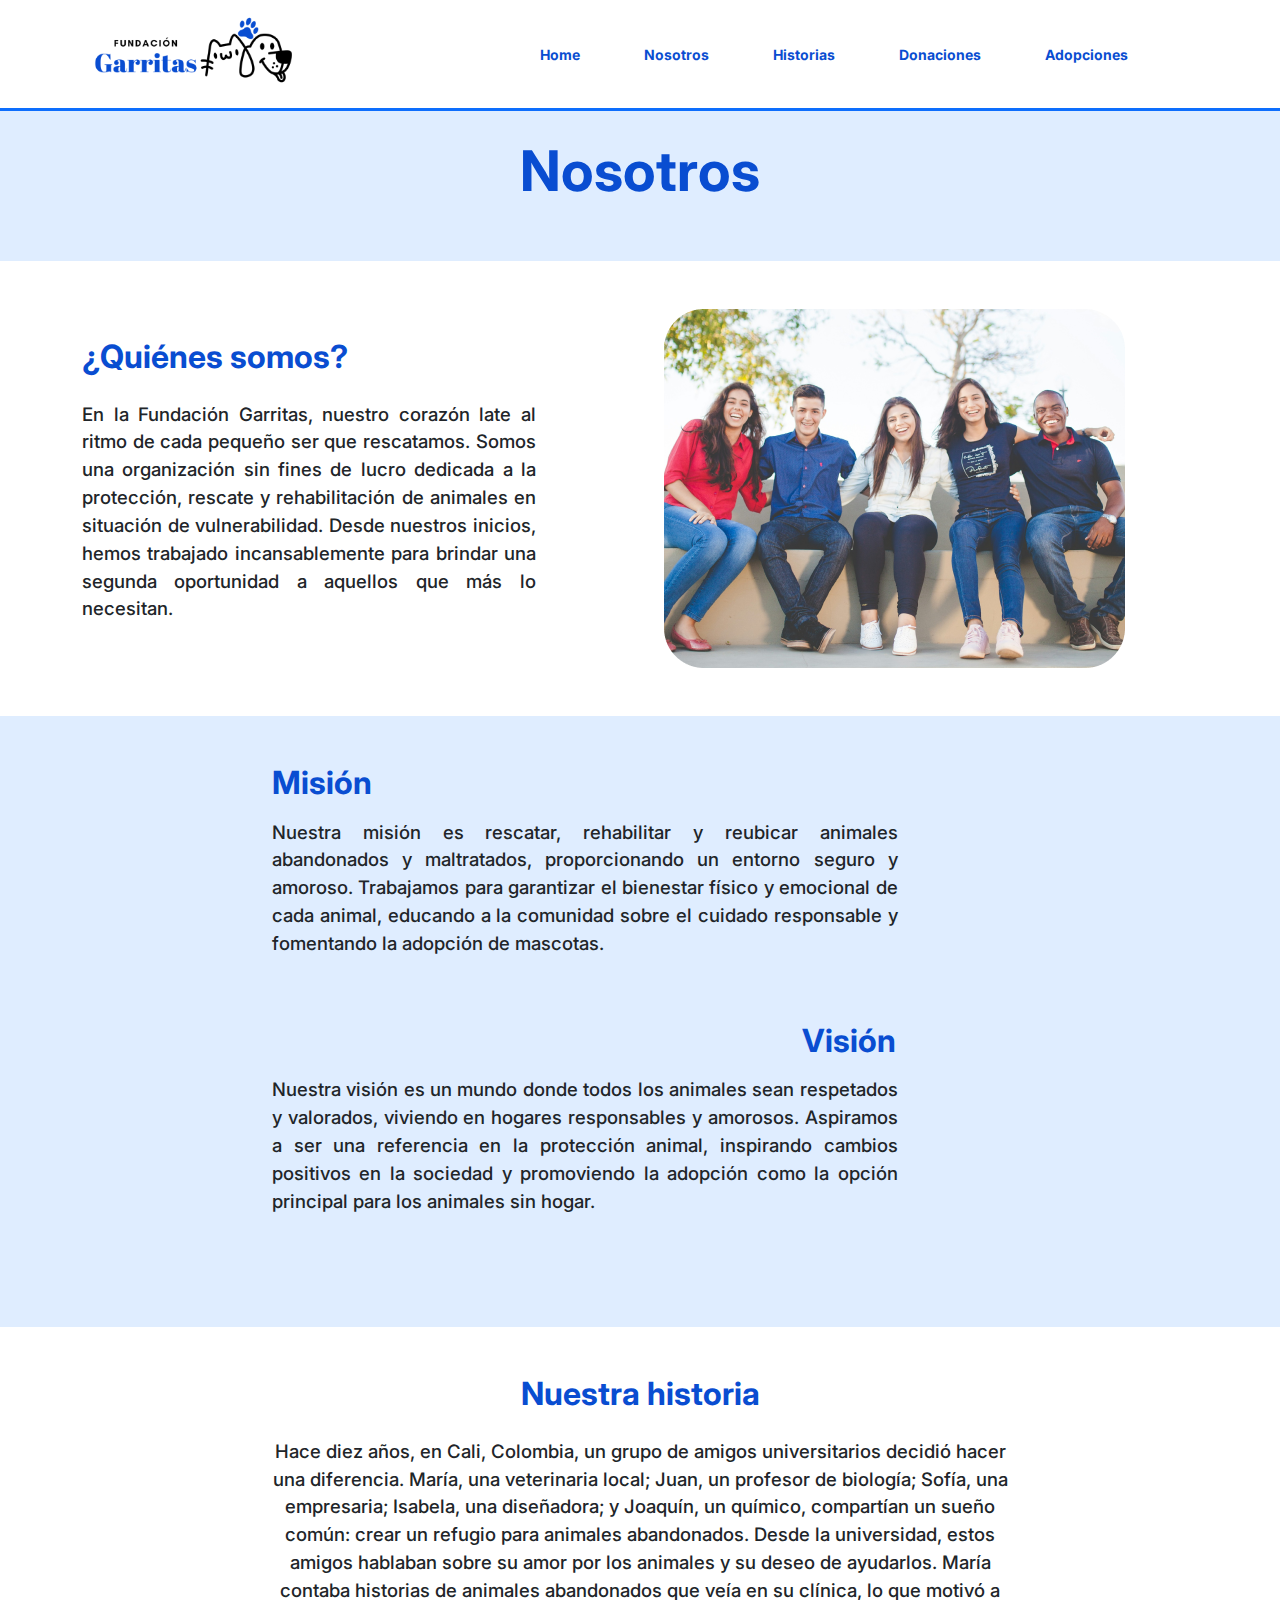
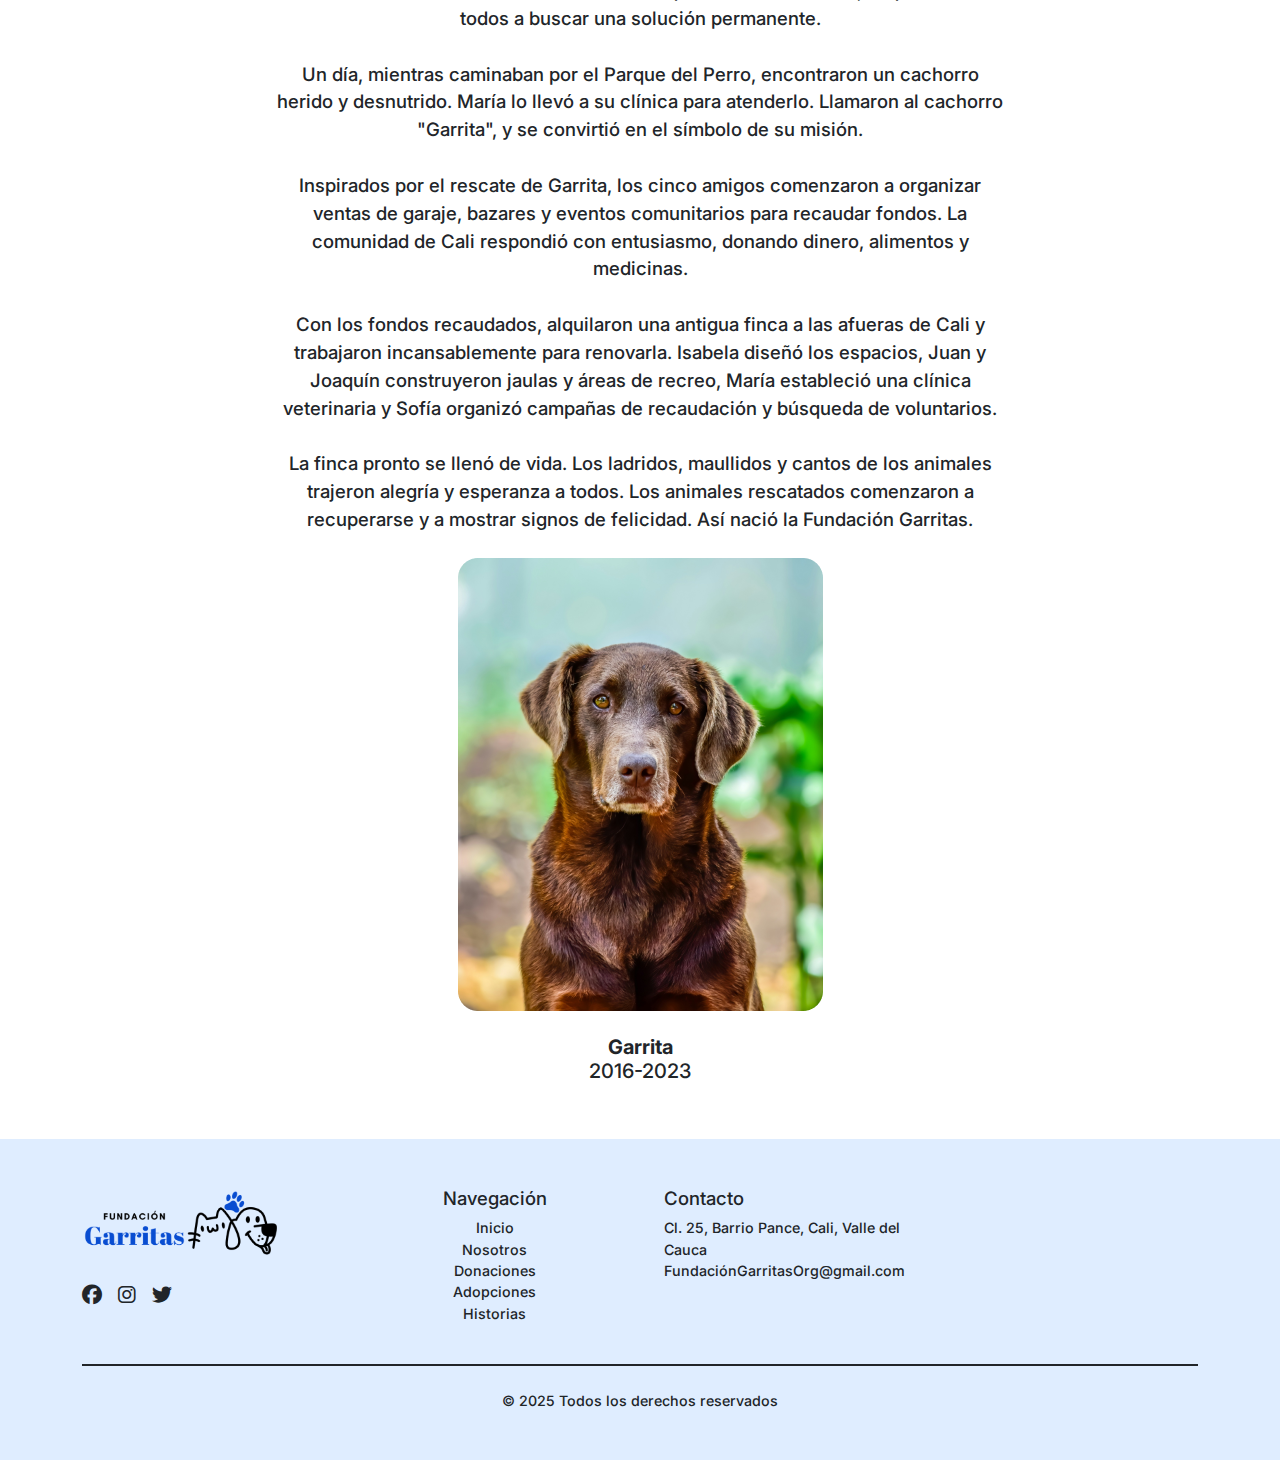
<file: pages/nosotros.html>
<!DOCTYPE html>
<html lang="es">

<head>
    <meta charset="UTF-8">
    <meta name="viewport" content="width=device-width, initial-scale=1.0">
    <meta name="description" content="Conoce más sobre Fundación Garritas, una organización sin fines de lucro dedicada al rescate, rehabilitación y adopción de animales en situación de vulnerabilidad en Cali, Colombia.">
    <meta name="keywords" content="fundación garritas, rescate de animales, adopción de mascotas, donaciones para animales, rehabilitación de animales, Cali, Colombia">
    <meta name="author" content="Fundación Garritas">
    <!-- Bootstrap CSS -->
    <link href="https://cdn.jsdelivr.net/npm/bootstrap@5.3.0/dist/css/bootstrap.min.css" rel="stylesheet">
    <!-- Font Awesome -->
    <link rel="stylesheet" href="https://cdnjs.cloudflare.com/ajax/libs/font-awesome/6.4.0/css/all.min.css">
    <link rel="stylesheet" href="../style.css">
    <link rel="shortcut icon" href="../img/Copia de Logo Pet Shop Ilustrado Marrón (3).png" type="image/x-icon">
    <link href="https://fonts.googleapis.com/css2?family=Inter:wght@100..900&display=swap" rel="stylesheet">
    <title>Nosotros | Fundación Garritas</title>
</head>

<body>
<!-- Navbar -->
<nav class="navbar navbar-expand-lg navbar-light bg-white fixed-top border-bottom border-primary border-3">
    <div class="container-fluid">
        <a class="navbar-brand" href="../index.html">
            <img src="../img/Logo Pet Shop Ilustrado Marrón (5) 1 (1).png" alt="Logo de Fundación Garritas" class="logo"
                style="max-width: 200px;">
        </a>
        <button class="navbar-toggler" type="button" data-bs-toggle="collapse" data-bs-target="#navbarNav"
            aria-controls="navbarNav" aria-expanded="false" aria-label="Toggle navigation">
            <span class="navbar-toggler-icon"></span>
        </button>
        <div class="collapse navbar-collapse justify-content-end" id="navbarNav">
            <ul class="navbar-nav gap-lg-5" style= margin-right:40px;">
                <li class="nav-item"><a class="nav-link text-primary fw-bold" href="../index.html">Home</a></li>
                <li class="nav-item"><a class="nav-link text-primary fw-bold"
                        href="#">Nosotros</a></li>
                <li class="nav-item"><a class="nav-link text-primary fw-bold"
                        href="./historias.html">Historias</a></li>
                <li class="nav-item"><a class="nav-link text-primary fw-bold"
                        href="donaciones.html">Donaciones</a></li>
                <li class="nav-item"><a class="nav-link text-primary fw-bold"
                        href="./adopciones.html">Adopciones</a></li>
            </ul>
        </div>
    </div>
</nav>


    <!-- Sección Nosotros -->
    <section class="container-fluid py-5 px-5 bg-primary bg-opacity-10" style="margin-top: 90px;">
        <div class="container margin-top">
            <div class="row justify-content-center">
                <div class="col-12 text-center">
                    <h1 class="display-4 fw-bold text-primary">Nosotros</h1>
                </div>
            </div>
        </div>
    </section>

    <!-- Quiénes Somos -->
    <section class="container py-5">
        <div class="row align-items-center g-5">
            <div class="col-lg-6">
                <h2 class="fw-bold text-primary mb-4">¿Quiénes somos?</h2>
                <p class="texte lead">En la Fundación Garritas, nuestro corazón late al ritmo de cada pequeño ser que rescatamos. Somos una organización sin fines de lucro dedicada a la protección, rescate y
                    rehabilitación de animales en situación de vulnerabilidad. Desde nuestros inicios, hemos trabajado
                    incansablemente para brindar una segunda oportunidad a aquellos que más lo necesitan.</p>
            </div>
            <div class="col-lg-6">
                <img src="../img/unsplash_Q_Sei-TqSlc (1).png" alt="Equipo de Fundación Garritas trabajando con animales rescatados" class="img-fluid rounded-3">
            </div>
        </div>
    </section>

    <!-- Misión y Visión en Stack -->
    <section class="BGBLUE container-fluid py-5">
        <div class="container">
        <div class="row justify-content-center">
    <!-- Misión -->
    <div class="col-12 col-lg-8 mb-5">
        <div class="text-center text-lg-start">
            <h2 class="fw-bold text-primary mb-3">Misión</h2>
            <p class="texte lead mx-auto mx-lg-0" style="max-width: 700px;">
                Nuestra misión es rescatar, rehabilitar y reubicar animales abandonados y
                maltratados, proporcionando un entorno seguro y amoroso. Trabajamos para garantizar el bienestar
                físico y emocional de cada animal, educando a la comunidad sobre el cuidado responsable y
                fomentando la adopción de mascotas.
            </p>
        </div>
    </div>

    <!-- Visión -->
    <div class="col-12 col-lg-8 mb-5">
        <div class="text-center text-lg-end"> 
            <h2 class="corre fw-bold text-primary mb-3 ">Visión</h2>
            <p class="texte lead mx-auto text-lg-end mx-lg-0 justify-content-end" style="max-width: 700px;">
                Nuestra visión es un mundo donde todos los animales sean respetados y valorados,
                viviendo en hogares responsables y amorosos. Aspiramos a ser una referencia en la protección
                animal, inspirando cambios positivos en la sociedad y promoviendo la adopción como la opción
                principal para los animales sin hogar.
            </p>
        </div>
    </div>
    </section>

    <!-- Historia -->
    <section class="container py-5">
        <div class="row justify-content-center">
            <div class="col-lg-8">
                <h2 class="fw-bold text-primary mb-4 text-center">Nuestra historia</h2>
                <p class="texti lead text-center">Hace diez años, en Cali, Colombia, un grupo de amigos universitarios decidió hacer una diferencia. María, una veterinaria local; Juan, un profesor de biología; Sofía, una empresaria; Isabela, una diseñadora; y Joaquín, un químico, compartían un sueño común: crear un refugio para animales abandonados.

                Desde la universidad, estos amigos hablaban sobre su amor por los animales y su deseo de ayudarlos. María contaba historias de animales abandonados que veía en su clínica, lo que motivó a todos a buscar una solución permanente.
                <br>
                <br>
                Un día, mientras caminaban por el Parque del Perro, encontraron un cachorro herido y desnutrido. María lo llevó a su clínica para atenderlo. Llamaron al cachorro "Garrita", y se convirtió en el símbolo de su misión.
                <br>
                <br>
                Inspirados por el rescate de Garrita, los cinco amigos comenzaron a organizar ventas de garaje, bazares y eventos comunitarios para recaudar fondos. La comunidad de Cali respondió con entusiasmo, donando dinero, alimentos y medicinas.
                <br>
                <br>
                Con los fondos recaudados, alquilaron una antigua finca a las afueras de Cali y trabajaron incansablemente para renovarla. Isabela diseñó los espacios, Juan y Joaquín construyeron jaulas y áreas de recreo, María estableció una clínica veterinaria y Sofía organizó campañas de recaudación y búsqueda de voluntarios.
                <br>
                <br>
                La finca pronto se llenó de vida. Los ladridos, maullidos y cantos de los animales trajeron alegría y esperanza a todos. Los animales rescatados comenzaron a recuperarse y a mostrar signos de felicidad. Así nació la Fundación Garritas.
                </p>
                <img src="../img/unsplash_L-pkb93pBP8 (1).png" 
                alt="Garrita, el primer animal rescatado por Fundación Garritas" 
                class="img-fluid my-4 mx-auto d-block">
                <p class="h5 text-center"><strong>Garrita</strong><br>2016-2023</p>
            </div>
        </div>
    </section>

    <!-- Footer -->
    <footer class="BGBLUE text-dark py-5">
        <div class="container">
            <div class="row g-5 justify-content-center"> 
                <!-- Logo y Redes -->
                <div class="col-lg-3 text-center text-lg-start"> 
                    <img src="../img/Logo Pet Shop Ilustrado Marrón (5) 1 (1).png" alt="Logo" 
                        class="img-fluid mb-3 mx-auto mx-lg-0" style="max-height: 80px;"> 
                    <div class="d-flex gap-3 justify-content-center justify-content-lg-start"> 
                        <a href="#" class="text-dark"><i class="fab fa-facebook fa-lg"></i></a>
                        <a href="#" class="text-dark"><i class="fab fa-instagram fa-lg"></i></a>
                        <a href="#" class="text-dark"><i class="fab fa-twitter fa-lg"></i></a>
                    </div>
                </div>
    
                <!-- Navegación -->
                <div class="col-lg-3 text-center text-lg-start"> 
                    <h5 class="texti text-center text-decoration-none d-block">Navegación</h5>
                    <ul class="list-unstyled">
                        <li><a href="../index.html" class="textu text-dark text-decoration-none d-block">Inicio</a></li>
                        <li><a href="#" class="textu text-dark text-decoration-none d-block">Nosotros</a></li>
                        <li><a href="./donaciones.html" class="textu text-dark text-decoration-none d-block">Donaciones</a></li>
                        <li><a href="./adopciones.html" class="textu text-dark text-decoration-none d-block">Adopciones</a></li>
                        <li><a href="./historias.html" class="textu text-dark text-decoration-none d-block">Historias</a></li>
                    </ul>
                </div>
    
                <!-- Contacto -->
                <div class="col-lg-3 text-center text-lg-start"> 
                    <h5 class="texti text-lg-start">Contacto</h5>
                    <p class="textu text-center text-lg-start"> 
                        Cl. 25, Barrio Pance, Cali, Valle del Cauca<br>
                        FundaciónGarritasOrg@gmail.com
                    </p>
                </div>
    
                <!-- Mapa -->
                <div class="col-lg-3 text-center"> 
                    <div class="ratio ratio-16x9 mx-auto" style="max-width: 300px;"> 
                        <iframe src="https://www.google.com/maps/embed?pb=!1m16!1m12!1m3!1d330.35690553571305!2d-76.52541875997117!3d3.3294105966043173!2m3!1f0!2f0!3f0!3m2!1i1024!2i768!4f13.1!2m1!1sDiagonal%2020%20%2340-100%2C%20Cali%2C%20COL!5e1!3m2!1ses!2sco!4v1733809618915!5m2!1ses!2sco" 
                                style="border:0;" allowfullscreen></iframe>
                    </div>
                </div>
            </div>
            
            <!-- Línea decorativa -->
            <div class="border-top border-2 border-dark my-4"></div>
            
            <!-- Derechos -->
            <div class="row mt-4">
                <div class="col-12 text-center">
                    <p class="textu mb-0">© 2025 Todos los derechos reservados</p>
                </div>
            </div>
        </div>
    </footer>

    <!-- Bootstrap JS -->
    <script src="https://cdn.jsdelivr.net/npm/bootstrap@5.3.0/dist/js/bootstrap.bundle.min.js"></script>
</body>

</html>
</file>
<file: style.css>
@import url("https://fonts.googleapis.com/css2?family=Inter:ital,opsz,wght@0,14..32,100..900;1,14..32,100..900&display=swap");
* {
  margin: 0;
  padding: 0;
  box-sizing: border-box;
  font-family: "Inter", sans-serif;
}

/* TEXT */
.bannertext {
  color: #000;
  text-align: center;
  font-size: calc(25px + 0.5vw);
  font-style: normal;
  font-weight: 500;
  line-height: normal;
}

.texti {
  height: auto;
  font-size: calc(16px + 0.2vw);
  font-weight: 500;
  text-align: center;
}

.texte {
  width: 85%;
  height: auto;
  font-size: calc(16px + 0.2vw);
  font-weight: 500;
  text-align: justify !important;
}

.textu {
  height: auto;
  font-size: calc(13px + 0.1vw);
  font-weight: 500;
  text-align: center;
}

/* NAV */
.navbar {
  background-color: #FFF;
  color: #094DD1;
  font-size: 14px;
  font-weight: 700;
  padding: 8px;
  padding-right: calc(8% - 10px);
  padding-left: calc(7% - 10px);
  gap: 60px;
  border-bottom: 3px solid #094DD1;
}
.navbar .nav-link:hover {
  color: #000 !important;
}

/* BANNER */
.TEXT {
  color: #094DD1;
}

/* INICIO NOSOTROS */
.nosotrostitle {
  color: #094DD1;
  font-size: calc(40px + 1vw);
  font-weight: 600;
  line-height: normal;
}

.imagen {
  width: 140px;
  height: calc(300px + 5vh) !important;
  text-align: end;
}

.btn-custom {
  background-color: #094DD1;
  border: none;
  padding: calc(0.75rem + 0.1vw) calc(1.5rem + 0.2vw);
  transition: all 0.3s ease;
  color: #FFF !important;
  font-size: calc(18px + 0.3vw);
  font-weight: 500;
  border-radius: 60px;
  padding: calc(30px + 1vh);
  width: calc(600px + 10vw);
}
.btn-custom:hover {
  background-color: #073a9e;
  transform: translateY(-2px);
}
.btn-custom:hover {
  background-color: #000;
}

.naveg {
  display: block;
  margin-bottom: 10px;
  text-decoration: none;
  color: #000;
  font-size: 14px;
  font-weight: 500;
  line-height: normal;
}

.cardnosotros {
  background-color: #DFEDFF;
}

.btn-primary {
  background-color: #094DD1;
  border: none;
  padding: calc(0.75rem + 0.1vw) calc(1.5rem + 0.2vw);
  transition: all 0.3s ease;
  border-radius: 20px;
}
.btn-primary:hover {
  background-color: #073a9e;
  transform: translateY(-2px);
}
.btn-primary:hover {
  background-color: #073a9e !important;
}

.form-control {
  border-radius: 20px;
  padding: calc(12px + 0.5vh) calc(20px + 0.5vw);
}

.form-check-input:checked {
  background-color: #094DD1;
  border-color: #094DD1;
}

/* HISTORIAS */
.historia-bg {
  background-size: contain;
  background-position: center;
  background-repeat: no-repeat;
  min-height: calc(400px + 5vh);
  display: flex;
  align-items: center;
}
@media (max-width: 768px) {
  .historia-bg {
    background-size: cover;
    min-height: calc(300px + 5vh);
  }
  .historia-bg .text-start {
    background: rgba(255, 255, 255, 0.9);
    padding: calc(20px + 1vh) !important;
    border-radius: 15px;
  }
}

.historia1 {
  background-image: url("./img/Group 48.png");
}

.historia2 {
  background-image: url("./img/Group 49.png");
}

.historia3 {
  background-image: url("./img/Group 50.png");
}

/* ADOPCIONES */
.animal-section {
  background-size: cover;
  background-position: center;
  background-repeat: no-repeat;
  min-height: calc(70vh - 50px);
  position: relative;
  transition: all 0.3s ease;
  cursor: pointer;
}
.animal-section::before {
  content: "";
  position: absolute;
  top: 0;
  left: 0;
  width: 100%;
  height: 100%;
}
@media (max-width: 768px) {
  .animal-section {
    min-height: calc(50vh - 30px);
    background-position: top center;
  }
  .animal-section::before {
    background: rgba(255, 255, 255, 0.1);
  }
  .animal-section h2 {
    font-size: calc(2.5rem + 0.5vw) !important;
    padding: 0 1rem;
  }
}
.animal-section:hover {
  filter: brightness(1.5);
  transform: scale(1.01);
}

.gatos {
  background-image: url("./img/Rectangle 12.png");
}

.perros {
  background-image: url("./img/Rectangle 11.png");
}

/* OTROS */
.bg-primary {
  background-color: #DFEDFF !important;
}

.text-primary {
  color: #094DD1 !important;
}

.BGBLUE {
  background-color: #DFEDFF;
}

@media (min-width: 992px) {
  .corre {
    position: relative;
    right: calc(48px + 5vw);
  }
}/*# sourceMappingURL=style.css.map */
</file>
